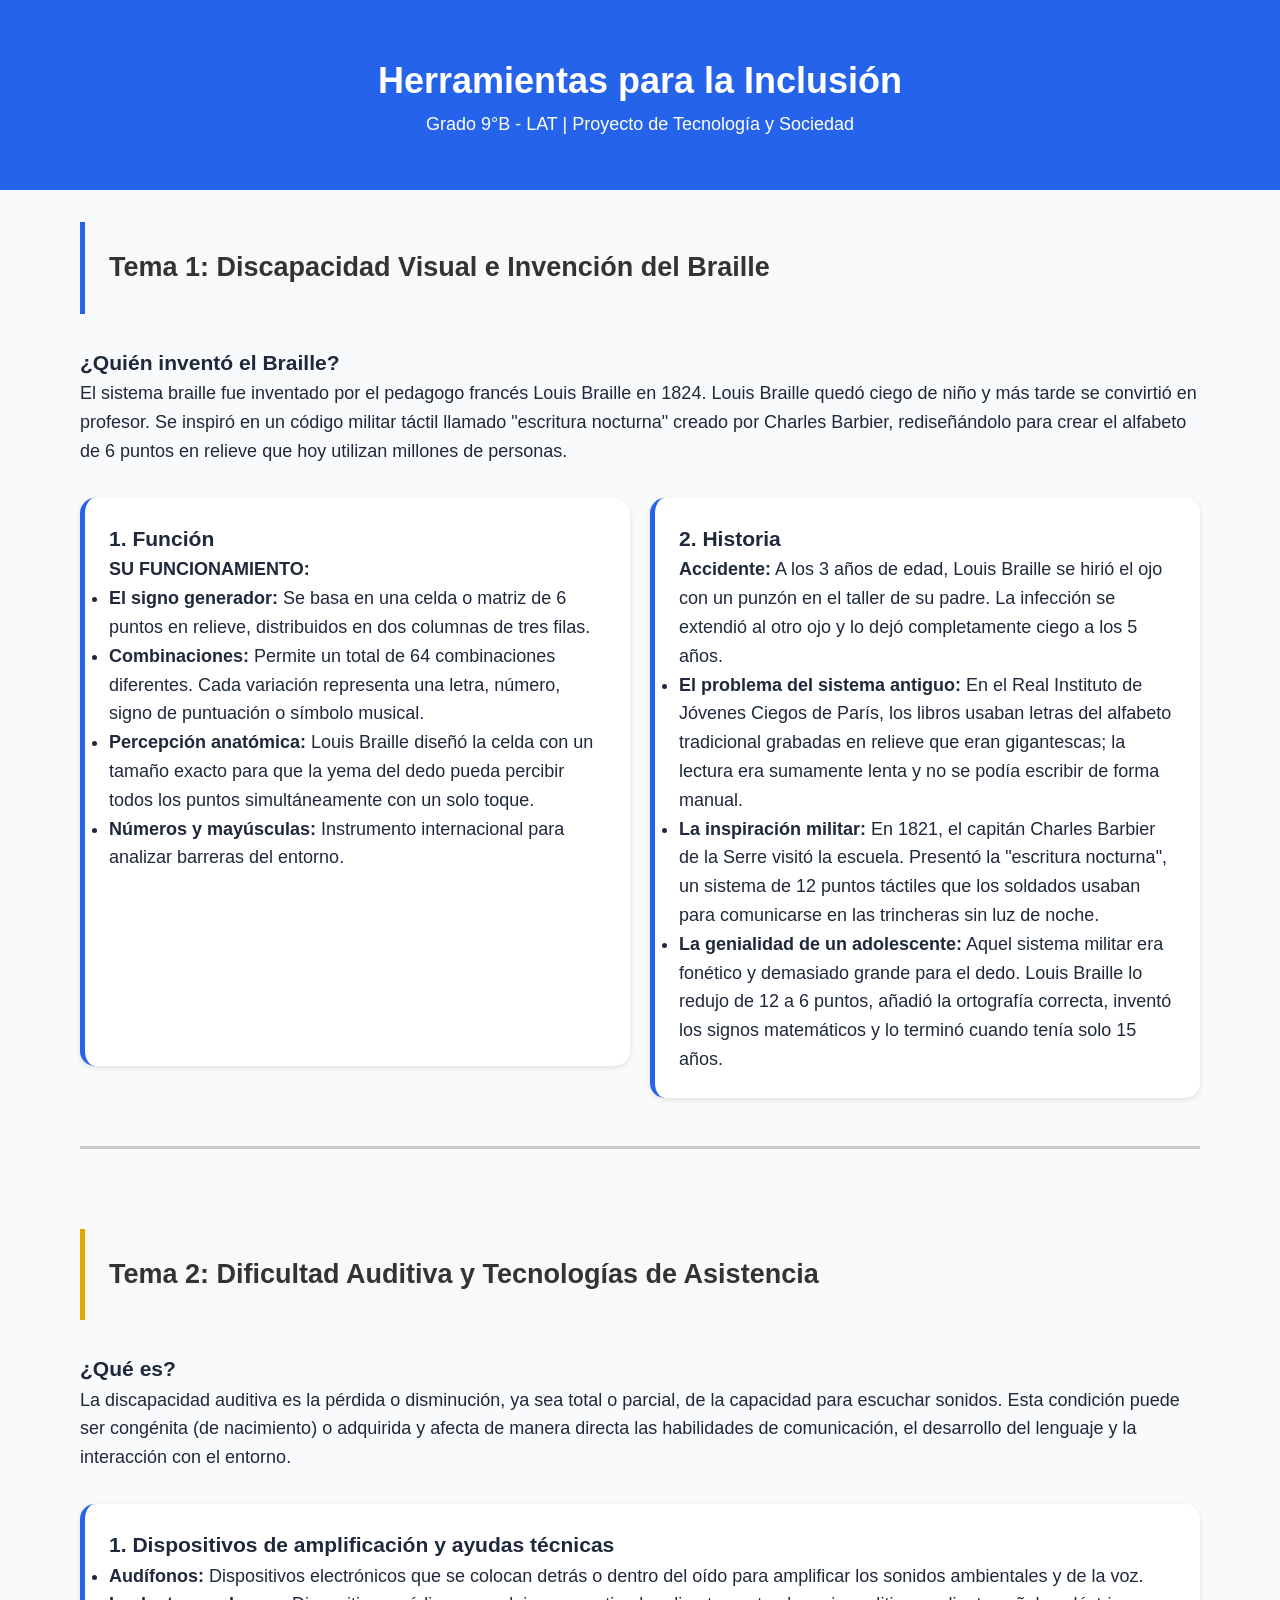
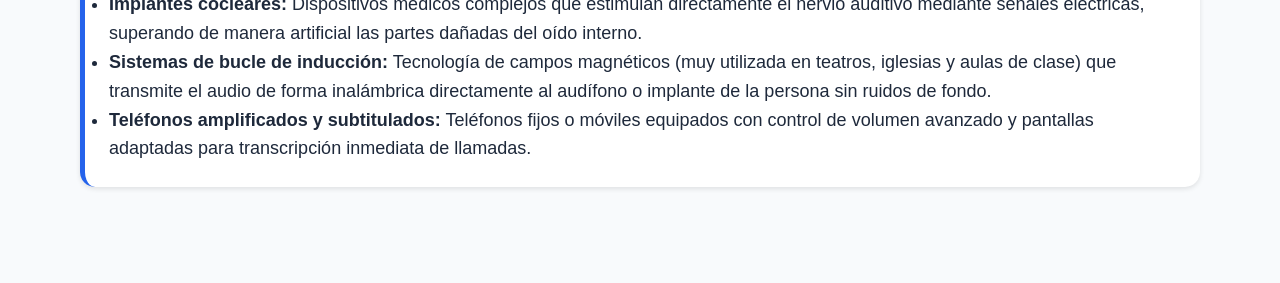
<file: braille.html>
<!DOCTYPE html>
<html lang="es">
<head>
    <meta charset="UTF-8">
    <meta name="viewport" content="width=device-width, initial-scale=1.0">
    <title>Inclusión y Accesibilidad - Grado 9°B</title>
    <link rel="stylesheet" href="styles.css">
</head>
<body>

    <!-- ENCABEZADO PRINCIPAL DE LA PÁGINA -->
    <header style="background-color: var(--primary-color); color: white; padding: 2rem 0; text-align: center;">
        <div class="container">
            <h1>Herramientas para la Inclusión</h1>
            <p>Grado 9°B - LAT | Proyecto de Tecnología y Sociedad</p>
        </div>
    </header>

    <!-- CONTENEDOR PRINCIPAL DE LOS TEMAS -->
    <main class="container" style="padding: 2rem 1rem;">
        
        <!-- ========================================================================= -->
        <!-- TEMA 1: DISCAPACIDAD VISUAL (SISTEMA BRAILLE)                             -->
        <!-- ========================================================================= -->
        <section id="braille" style="margin-bottom: 5rem; border-bottom: 3px solid #ccc; padding-bottom: 3rem;">
            <div style="background-color: #f9f9f9; padding: 1.5rem; border-left: 5px solid var(--primary-color, #007bff); margin-bottom: 2rem;">
                <h2 style="margin: 0; color: #333;">Tema 1: Discapacidad Visual e Invención del Braille</h2>
            </div>

            <div class="intro" style="margin-bottom: 2rem;">
                <h3>¿Quién inventó el Braille?</h3>
                <p>
                    El sistema braille fue inventado por el pedagogo francés Louis Braille en 1824. Louis Braille quedó ciego de niño y más tarde se convirtió en profesor. Se inspiró en un código militar táctil llamado "escritura nocturna" creado por Charles Barbier, rediseñándolo para crear el alfabeto de 6 puntos en relieve que hoy utilizan millones de personas.
                </p>
            </div>

            <div class="grid-info">
                <article class="card" style="margin-bottom: 2rem; padding: 1.5rem; background: #fff; box-shadow: 0 2px 5px rgba(0,0,0,0.1);">
                    <h3>1. Función</h3>
                    <p><strong>SU FUNCIONAMIENTO:</strong></p>
                    <ul>
                        <li><strong>El signo generador:</strong> Se basa en una celda o matriz de 6 puntos en relieve, distribuidos en dos columnas de tres filas.</li>
                        <li><strong>Combinaciones:</strong> Permite un total de 64 combinaciones diferentes. Cada variación representa una letra, número, signo de puntuación o símbolo musical.</li>
                        <li><strong>Percepción anatómica:</strong> Louis Braille diseñó la celda con un tamaño exacto para que la yema del dedo pueda percibir todos los puntos simultáneamente con un solo toque.</li>
                        <li><strong>Números y mayúsculas:</strong> Instrumento internacional para analizar barreras del entorno.</li>
                    </ul>
                </article>

                <article class="card" style="padding: 1.5rem; background: #fff; box-shadow: 0 2px 5px rgba(0,0,0,0.1);">
                    <h3>2. Historia</h3>
                    <p><strong>Accidente:</strong> A los 3 años de edad, Louis Braille se hirió el ojo con un punzón en el taller de su padre. La infección se extendió al otro ojo y lo dejó completamente ciego a los 5 años.</p>
                    <ul>
                        <li><strong>El problema del sistema antiguo:</strong> En el Real Instituto de Jóvenes Ciegos de París, los libros usaban letras del alfabeto tradicional grabadas en relieve que eran gigantescas; la lectura era sumamente lenta y no se podía escribir de forma manual.</li>
                        <li><strong>La inspiración militar:</strong> En 1821, el capitán Charles Barbier de la Serre visitó la escuela. Presentó la "escritura nocturna", un sistema de 12 puntos táctiles que los soldados usaban para comunicarse en las trincheras sin luz de noche.</li>
                        <li><strong>La genialidad de un adolescente:</strong> Aquel sistema militar era fonético y demasiado grande para el dedo. Louis Braille lo redujo de 12 a 6 puntos, añadió la ortografía correcta, inventó los signos matemáticos y lo terminó cuando tenía solo 15 años.</li>
                    </ul>
                </article>
            </div>
        </section>


        <!-- ========================================================================= -->
        <!-- TEMA 2: DIFICULTAD AUDITIVA                                               -->
        <!-- ========================================================================= -->
        <section id="auditiva" style="margin-bottom: 3rem; padding-bottom: 1rem;">
            <div style="background-color: #f9f9f9; padding: 1.5rem; border-left: 5px solid #e0a800; margin-bottom: 2rem;">
                <h2 style="margin: 0; color: #333;">Tema 2: Dificultad Auditiva y Tecnologías de Asistencia</h2>
            </div>

            <div class="intro" style="margin-bottom: 2rem;">
                <h3>¿Qué es?</h3>
                <p>
                    La discapacidad auditiva es la pérdida o disminución, ya sea total o parcial, de la capacidad para escuchar sonidos. Esta condición puede ser congénita (de nacimiento) o adquirida y afecta de manera directa las habilidades de comunicación, el desarrollo del lenguaje y la interacción con el entorno.
                </p>
            </div>

            <div class="grid-info">
                <article class="card" style="padding: 1.5rem; background: #fff; box-shadow: 0 2px 5px rgba(0,0,0,0.1);">
                    <h3>1. Dispositivos de amplificación y ayudas técnicas</h3>
                    <ul>
                        <li><strong>Audífonos:</strong> Dispositivos electrónicos que se colocan detrás o dentro del oído para amplificar los sonidos ambientales y de la voz.</li>
                        <li><strong>Implantes cocleares:</strong> Dispositivos médicos complejos que estimulan directamente el nervio auditivo mediante señales eléctricas, superando de manera artificial las partes dañadas del oído interno.</li>
                        <li><strong>Sistemas de bucle de inducción:</strong> Tecnología de campos magnéticos (muy utilizada en teatros, iglesias y aulas de clase) que transmite el audio de forma inalámbrica directamente al audífono o implante de la persona sin ruidos de fondo.</li>
                        <li><strong>Teléfonos amplificados y subtitulados:</strong> Teléfonos fijos o móviles equipados con control de volumen avanzado y pantallas adaptadas para transcripción inmediata de llamadas.</li>
                    </ul>
                </article>
            </div>
        </section>

    </main>

</body>
</html>
</file>
<file: styles.css>
/* Variables y configuración */
:root {
  --primary-color: #2563eb;
  --secondary-color: #f59e0b;
  --bg-color: #f8fafc;
  --text-color: #1e293b;
  --white: #ffffff;
  --transition: all 0.3s ease; /* Corregido: "oll" a "all" */
}

* {
  margin: 0;
  padding: 0;
  box-sizing: border-box; /* Corregido: eliminado "sizing:" extra */
}

body {
  font-family: "Segoe UI", Roboto, Helvetica, Arial, sans-serif;
  line-height: 1.6;
  background-color: var(--bg-color); /* Corregido: coincidía con la variable */
  color: var(--text-color); /* Corregido: coincidía con la variable */
  font-size: 1.125rem;
}

/* Layout responsivo */
.container {
  width: 90%;
  max-width: 1200px;
  margin: 0 auto; /* Corregido: "morgin" a "margin" */
  padding: 20px; /* Corregido: faltaban los ":" */
}

/* Hipervínculo */
a {
  color: var(--primary-color);
  text-decoration: none; /* Corregido: "text-decorative" a "text-decoration" */
  font-weight: 600; /* Corregido: "font-weith" a "font-weight" */
  position: relative;
  padding-bottom: 2px;
  outline: none;
}

a::after {
  content: ""; /* Corregido: "contet" y comillas */
  position: absolute;
  width: 0;
  height: 2px;
  bottom: 0;
  left: 0;
  background-color: var(--secondary-color);
  transition: var(--transition);
}

a:hover::after,
a:focus::after {
  width: 100%;
}

a:focus {
  outline: 3px solid var(--secondary-color);
  outline-offset: 4px;
  border-radius: 2px; /* Corregido: "borrfer-radiius" y sintaxis */
}

/* Imágenes */
img {
  max-width: 100%;
  height: auto; /* Corregido: "heigth" a "height" */
  border-radius: 12px;
  box-shadow: 0 4px 6px -1px rgba(0, 0, 0, 0.1); /* Corregido: "rgda" a "rgba" y valores */
  transition: var(--transition);
  filter: grayscale(20%);
}

img:hover {
  transform: translateY(-5px); /* Corregido: "TrsnslateY" a "translateY" */
  box-shadow: 0 20px 25px rgba(0, 0, 0, 0.1);
  filter: grayscale(0%);
}

/* Media responsividad */
@media (max-width: 768px) { /* Corregido: espacio y ":" en el query */
  body {
    font-size: 1rem;
  }
  .container {
    width: 95%;
  }
}

/* Estilos adicionales para las tarjetas */
.grid-info {
    display: grid;
    grid-template-columns: repeat(auto-fit, minmax(300px, 1fr));
    gap: 20px;
    margin-top: 20px;
}

.card {
    background: var(--white);
    padding: 25px;
    border-radius: 15px;
    box-shadow: 0 10px 15px rgba(0,0,0,0.05);
    border-left: 5px solid var(--primary-color);
    transition: var(--transition);
}

.card:hover {
    transform: scale(1.02);
    box-shadow: 0 15px 25px rgba(0,0,0,0.1);
}

.btn {
    display: inline-block;
    padding: 10px 20px;
    background-color: var(--secondary-color);
    color: white !important;
    border-radius: 8px;
    margin-top: 10px;
    transition: var(--transition);
}

.btn:hover {
    filter: brightness(1.1);
}/* Variables y configuración */
:root {
  --primary-color: #2563eb;
  --secondary-color: #f59e0b;
  --bg-color: #f8fafc;
  --text-color: #1e293b;
  --white: #ffffff;
  --transition: all 0.3s ease; /* Corregido: "oll" a "all" */
}

* {
  margin: 0;
  padding: 0;
  box-sizing: border-box; /* Corregido: eliminado "sizing:" extra */
}

body {
  font-family: "Segoe UI", Roboto, Helvetica, Arial, sans-serif;
  line-height: 1.6;
  background-color: var(--bg-color); /* Corregido: coincidía con la variable */
  color: var(--text-color); /* Corregido: coincidía con la variable */
  font-size: 1.125rem;
}

/* Layout responsivo */
.container {
  width: 90%;
  max-width: 1200px;
  margin: 0 auto; /* Corregido: "morgin" a "margin" */
  padding: 20px; /* Corregido: faltaban los ":" */
}

/* Hipervínculo */
a {
  color: var(--primary-color);
  text-decoration: none; /* Corregido: "text-decorative" a "text-decoration" */
  font-weight: 600; /* Corregido: "font-weith" a "font-weight" */
  position: relative;
  padding-bottom: 2px;
  outline: none;
}

a::after {
  content: ""; /* Corregido: "contet" y comillas */
  position: absolute;
  width: 0;
  height: 2px;
  bottom: 0;
  left: 0;
  background-color: var(--secondary-color);
  transition: var(--transition);
}

a:hover::after,
a:focus::after {
  width: 100%;
}

a:focus {
  outline: 3px solid var(--secondary-color);
  outline-offset: 4px;
  border-radius: 2px; /* Corregido: "borrfer-radiius" y sintaxis */
}

/* Imágenes */
img {
  max-width: 100%;
  height: auto; /* Corregido: "heigth" a "height" */
  border-radius: 12px;
  box-shadow: 0 4px 6px -1px rgba(0, 0, 0, 0.1); /* Corregido: "rgda" a "rgba" y valores */
  transition: var(--transition);
  filter: grayscale(20%);
}

img:hover {
  transform: translateY(-5px); /* Corregido: "TrsnslateY" a "translateY" */
  box-shadow: 0 20px 25px rgba(0, 0, 0, 0.1);
  filter: grayscale(0%);
}

/* Media responsividad */
@media (max-width: 768px) { /* Corregido: espacio y ":" en el query */
  body {
    font-size: 1rem;
  }
  .container {
    width: 95%;
  }
}
</file>
